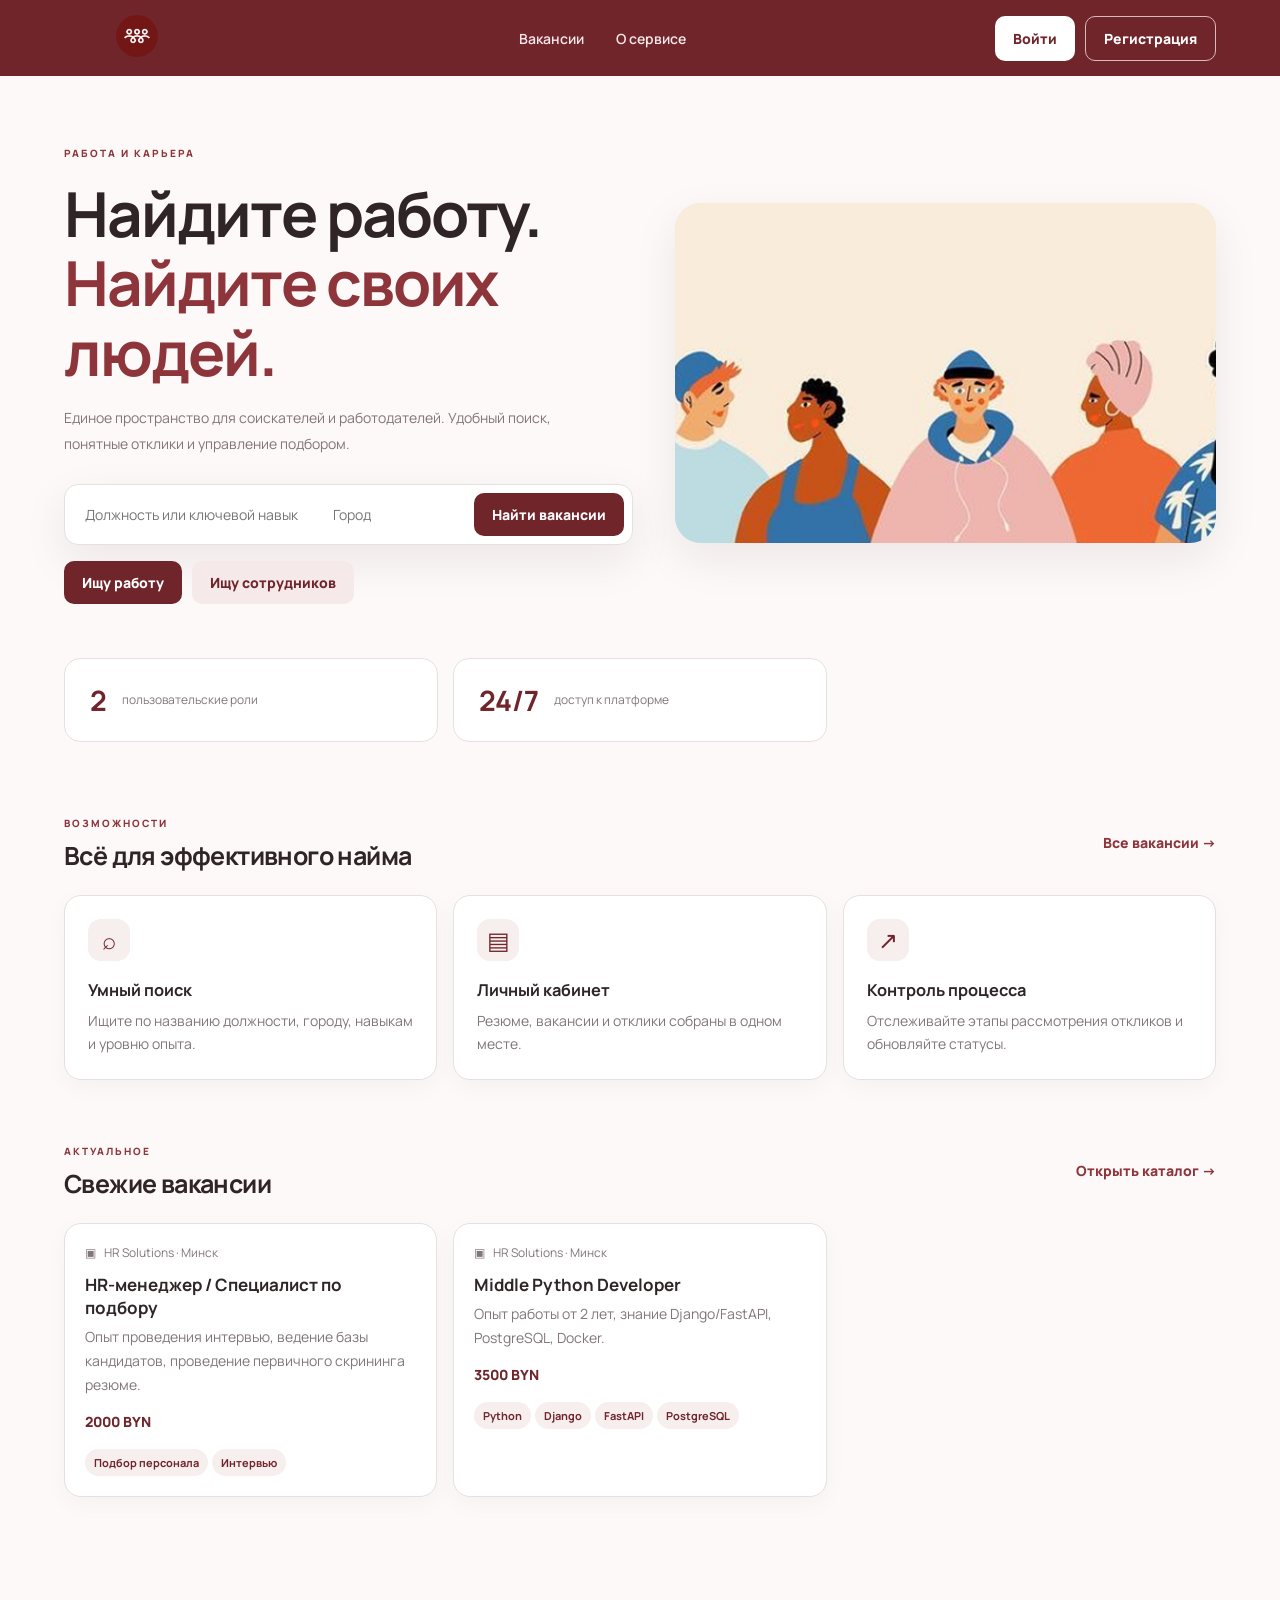
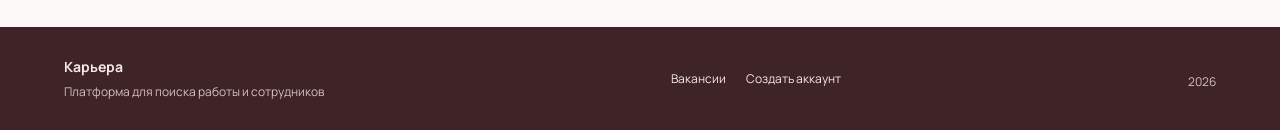
<file: index.html>
<!doctype html>
<html lang="ru">
  <head>
    <meta charset="UTF-8" />
    <meta name="viewport" content="width=device-width, initial-scale=1.0" />
    <title>Главная — Карьера</title>
    <link rel="stylesheet" href="style.css" />
  </head>
  <body>
    <header class="site-header">
      <a class="brand" href="index.html"
        ><img src="images/main logo.svg" alt="Карьера"
      /></a>
      <nav>
        <a href="vacancies.html">Вакансии</a
        ><a href="index.html#about">О сервисе</a>
      </nav>
      <div class="header-actions" id="headerActions">
        <a class="btn btn-light" href="auth.html">Войти</a
        ><a class="btn btn-outline-light" href="auth.html?mode=register"
          >Регистрация</a
        >
      </div>
    </header>
    <main class="page-shell">
      <section class="hero">
        <div class="hero-copy">
          <span class="eyebrow">РАБОТА И КАРЬЕРА</span>
          <h1>Найдите работу.<br /><em>Найдите своих людей.</em></h1>
          <p>
            Единое пространство для соискателей и работодателей. Удобный поиск,
            понятные отклики и управление подбором.
          </p>
          <form class="hero-search" id="homeSearch">
            <input name="q" placeholder="Должность или ключевой навык" /><input
              name="city"
              placeholder="Город"
            /><button class="btn btn-primary">Найти вакансии</button>
          </form>
          <div class="hero-links">
            <a
              class="btn btn-primary"
              href="auth.html?mode=register&role=applicant"
              >Ищу работу</a
            ><a
              class="btn btn-soft"
              href="auth.html?mode=register&role=recruiter"
              >Ищу сотрудников</a
            >
          </div>
        </div>
        <div class="hero-art">
          <img src="images/banner.png" alt="Команда и карьера" />
        </div>
      </section>
      <section class="stats">
        <div><b>2</b><span>пользовательские роли</span></div>
        <div><b>24/7</b><span>доступ к платформе</span></div>
      </section>
      <section class="section" id="about">
        <div class="section-heading">
          <div>
            <span class="eyebrow">ВОЗМОЖНОСТИ</span>
            <h2>Всё для эффективного найма</h2>
          </div>
          <a href="vacancies.html" class="text-link">Все вакансии →</a>
        </div>
        <div class="feature-grid">
          <article class="feature-card">
            <div class="feature-icon">⌕</div>
            <h3>Умный поиск</h3>
            <p>Ищите по названию должности, городу, навыкам и уровню опыта.</p>
          </article>
          <article class="feature-card">
            <div class="feature-icon">▤</div>
            <h3>Личный кабинет</h3>
            <p>Резюме, вакансии и отклики собраны в одном месте.</p>
          </article>
          <article class="feature-card">
            <div class="feature-icon">↗</div>
            <h3>Контроль процесса</h3>
            <p>
              Отслеживайте этапы рассмотрения откликов и обновляйте статусы.
            </p>
          </article>
        </div>
      </section>
      <section class="section">
        <div class="section-heading">
          <div>
            <span class="eyebrow">АКТУАЛЬНОЕ</span>
            <h2>Свежие вакансии</h2>
          </div>
          <a href="vacancies.html" class="text-link">Открыть каталог →</a>
        </div>
        <div id="homeVacancies" class="vacancy-grid"></div>
      </section>
    </main>
    <footer class="footer">
      <div>
        <strong>Карьера</strong>
        <p>Платформа для поиска работы и сотрудников</p>
      </div>
      <div>
        <a href="vacancies.html">Вакансии</a
        ><a href="auth.html?mode=register">Создать аккаунт</a>
      </div>
      <small>2026</small>
    </footer>
    <div id="toast" class="toast" role="status"></div>
    <script src="script.js"></script>
  </body>
</html>
</file>
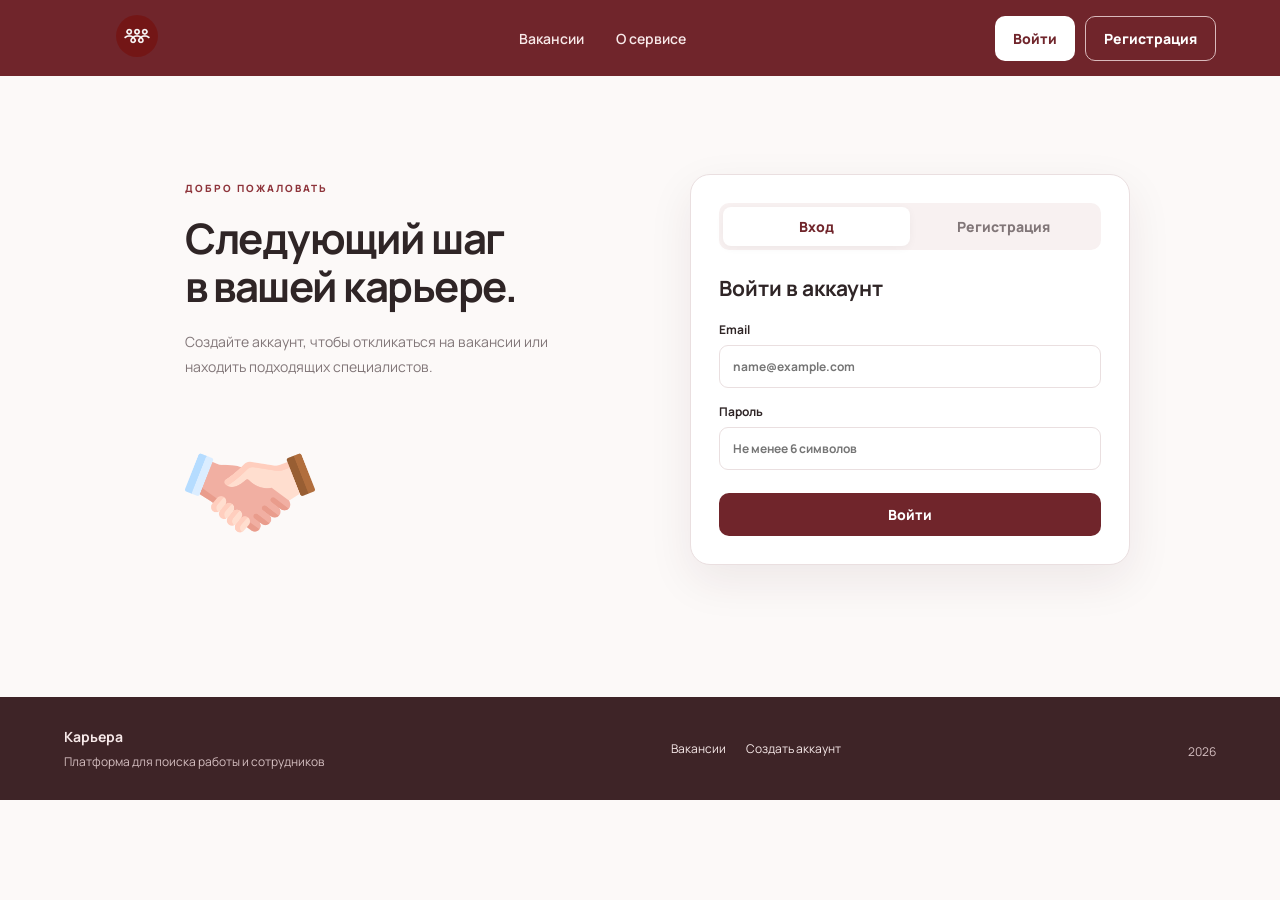
<file: applicant.html>
<!doctype html>
<html lang="ru">
  <head>
    <meta charset="UTF-8" />
    <meta name="viewport" content="width=device-width, initial-scale=1.0" />
    <title>Кабинет соискателя — Карьера</title>
    <link rel="stylesheet" href="style.css" />
  </head>
  <body>
    <header class="site-header">
      <a class="brand" href="index.html"
        ><img src="images/main logo.svg" alt="Карьера"
      /></a>
      <nav>
        <a href="vacancies.html">Вакансии</a
        ><a href="index.html#about">О сервисе</a>
      </nav>
      <div class="header-actions" id="headerActions">
        <a class="btn btn-light" href="auth.html">Войти</a
        ><a class="btn btn-outline-light" href="auth.html?mode=register"
          >Регистрация</a
        >
      </div>
    </header>
    <main class="page-shell">
      <section class="dashboard-top">
        <div>
          <span class="eyebrow">ЛИЧНЫЙ КАБИНЕТ</span>
          <h1>Кабинет соискателя</h1>
          <p>Управляйте резюме и отслеживайте свои отклики.</p>
        </div>
        <button class="btn btn-primary" id="logoutBtn">Выйти</button>
      </section>
      <div class="dashboard-grid">
        <aside class="sidebar panel">
          <div class="user-mini" id="applicantIdentity"></div>
          <a class="side-link active" href="#resume">Моё резюме</a
          ><a class="side-link" href="#myApplications">Мои отклики</a
          ><a class="side-link" href="vacancies.html">Найти вакансию</a>
        </aside>
        <div class="dashboard-content">
          <section class="panel section-panel" id="resume">
            <div class="section-heading">
              <div>
                <span class="eyebrow">ПРОФИЛЬ</span>
                <h2>Моё резюме</h2>
              </div>
              <button class="btn btn-primary" id="editResumeBtn">
                Редактировать
              </button>
            </div>
            <div id="resumeView"></div>
            <form id="resumeForm" class="form-grid" hidden>
              <label
                >Желаемая должность<input
                  name="title"
                  required
                  placeholder="Например, Frontend-разработчик" /></label
              ><label
                >Город<input name="city" required placeholder="Минск" /></label
              ><label
                >Опыт работы, лет<input
                  name="experience"
                  type="number"
                  min="0"
                  max="50"
                  value="0" /></label
              ><label
                >Навыки (через запятую)<input
                  name="skills"
                  placeholder="JavaScript, HTML, CSS" /></label
              ><label class="full"
                >О себе<textarea
                  name="about"
                  rows="4"
                  placeholder="Расскажите о профессиональном опыте"
                ></textarea>
              </label>
              <div class="form-actions full">
                <button class="btn btn-primary">Сохранить резюме</button
                ><button
                  type="button"
                  class="btn btn-soft"
                  id="cancelResumeBtn"
                >
                  Отмена
                </button>
              </div>
            </form>
          </section>
          <section class="panel section-panel" id="myApplications">
            <div class="section-heading">
              <div>
                <span class="eyebrow">ИСТОРИЯ</span>
                <h2>Мои отклики</h2>
              </div>
            </div>
            <div id="applicantApplications" class="stack-list"></div>
          </section>
          <section class="section-panel">
            <div class="section-heading">
              <div>
                <span class="eyebrow">ПОДБОРКА</span>
                <h2>Подходящие вакансии</h2>
              </div>
              <a class="text-link" href="vacancies.html">Все вакансии →</a>
            </div>
            <div id="applicantSuggestions" class="vacancy-grid"></div>
          </section>
        </div>
      </div>
    </main>
    <footer class="footer">
      <div>
        <strong>Карьера</strong>
        <p>Платформа для поиска работы и сотрудников</p>
      </div>
      <div>
        <a href="vacancies.html">Вакансии</a
        >
      </div>
      <small>Учебный проект · 2026</small>
    </footer>
    <div id="toast" class="toast" role="status"></div>
    <script src="script.js"></script>
  </body>
</html>
</file>
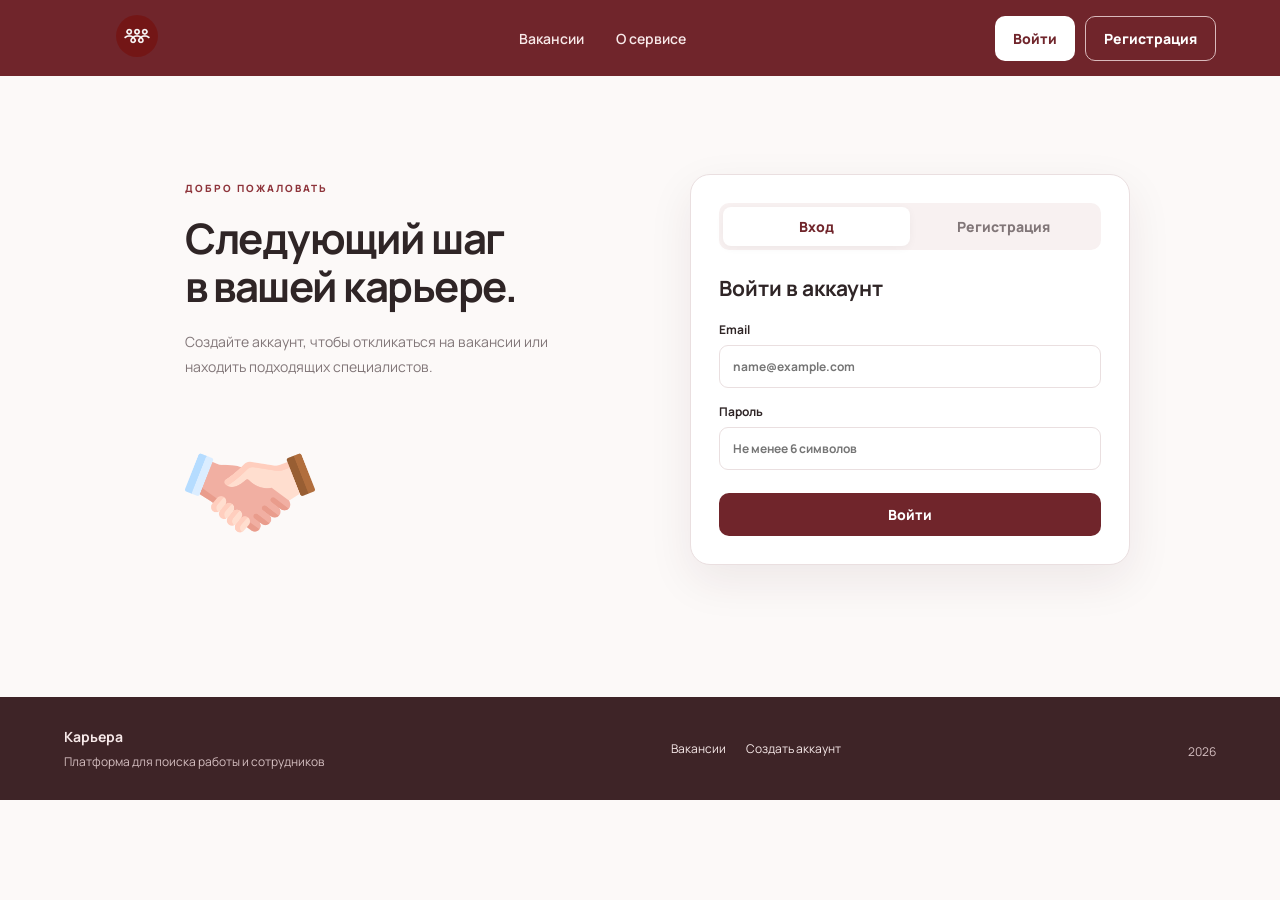
<file: auth.html>
<!doctype html>
<html lang="ru">
  <head>
    <meta charset="UTF-8" />
    <meta name="viewport" content="width=device-width, initial-scale=1.0" />
    <title>Вход и регистрация — Карьера</title>
    <link rel="stylesheet" href="style.css" />
  </head>
  <body>
    <header class="site-header">
      <a class="brand" href="index.html"
        ><img src="images/main logo.svg" alt="Карьера"
      /></a>
      <nav>
        <a href="vacancies.html">Вакансии</a
        ><a href="index.html#about">О сервисе</a>
      </nav>
      <div class="header-actions" id="headerActions">
        <a class="btn btn-light" href="auth.html">Войти</a
        ><a class="btn btn-outline-light" href="auth.html?mode=register"
          >Регистрация</a
        >
      </div>
    </header>
    <main class="page-shell">
      <section class="auth-wrap">
        <div class="auth-aside">
          <span class="eyebrow">ДОБРО ПОЖАЛОВАТЬ</span>
          <h1>Следующий шаг<br />в вашей карьере.</h1>
          <p>
            Создайте аккаунт, чтобы откликаться на вакансии или находить
            подходящих специалистов.
          </p>
          <img src="images/hands.svg" alt="" />
        </div>
        <div class="auth-card">
          <div class="auth-tabs">
            <button class="tab active" data-auth-tab="login">Вход</button
            ><button class="tab" data-auth-tab="register">Регистрация</button>
          </div>
          <form id="authForm">
            <h2 id="authTitle">Войти в аккаунт</h2>
            <div id="registerFields" hidden>
              <label
                >Ваше имя<input
                  name="fullName"
                  autocomplete="name"
                  placeholder="Иван Иванов"
                  minlength="2" /></label
              ><label
                >Телефон<input
                  name="phone"
                  autocomplete="tel"
                  placeholder="+375 (__) ___-__-__"
              /></label>
              <fieldset>
                <legend>Выберите, что вы ищете</legend>
                <label class="role-option"
                  ><input
                    type="radio"
                    name="role"
                    value="applicant"
                    checked
                  /><span
                    ><b>Я ищу работу</b
                    ><small>Хочу найти вакансию и отправить резюме</small></span
                  ></label
                ><label class="role-option"
                  ><input type="radio" name="role" value="recruiter" /><span
                    ><b>Я ищу работников</b
                    ><small
                      >Хочу публиковать вакансии и выбирать кандидатов</small
                    ></span
                  ></label
                >
              </fieldset>
              <label id="companyField" hidden
                >Название компании<input
                  name="company"
                  placeholder="Например, ООО «Компания»"
              /></label>
            </div>
            <label
              >Email<input
                name="email"
                type="email"
                autocomplete="email"
                required
                placeholder="name@example.com" /></label
            ><label
              >Пароль<input
                name="password"
                type="password"
                autocomplete="current-password"
                required
                minlength="6"
                placeholder="Не менее 6 символов" /></label
            ><button class="btn btn-primary btn-wide" id="authSubmit">
              Войти
            </button>
          </form>
        </div>
      </section>
    </main>
    <footer class="footer">
      <div>
        <strong>Карьера</strong>
        <p>Платформа для поиска работы и сотрудников</p>
      </div>
      <div>
        <a href="vacancies.html">Вакансии</a
        ><a href="auth.html?mode=register">Создать аккаунт</a>
      </div>
      <small>2026</small>
    </footer>
    <div id="toast" class="toast" role="status"></div>
    <script src="script.js"></script>
  </body>
</html>
</file>
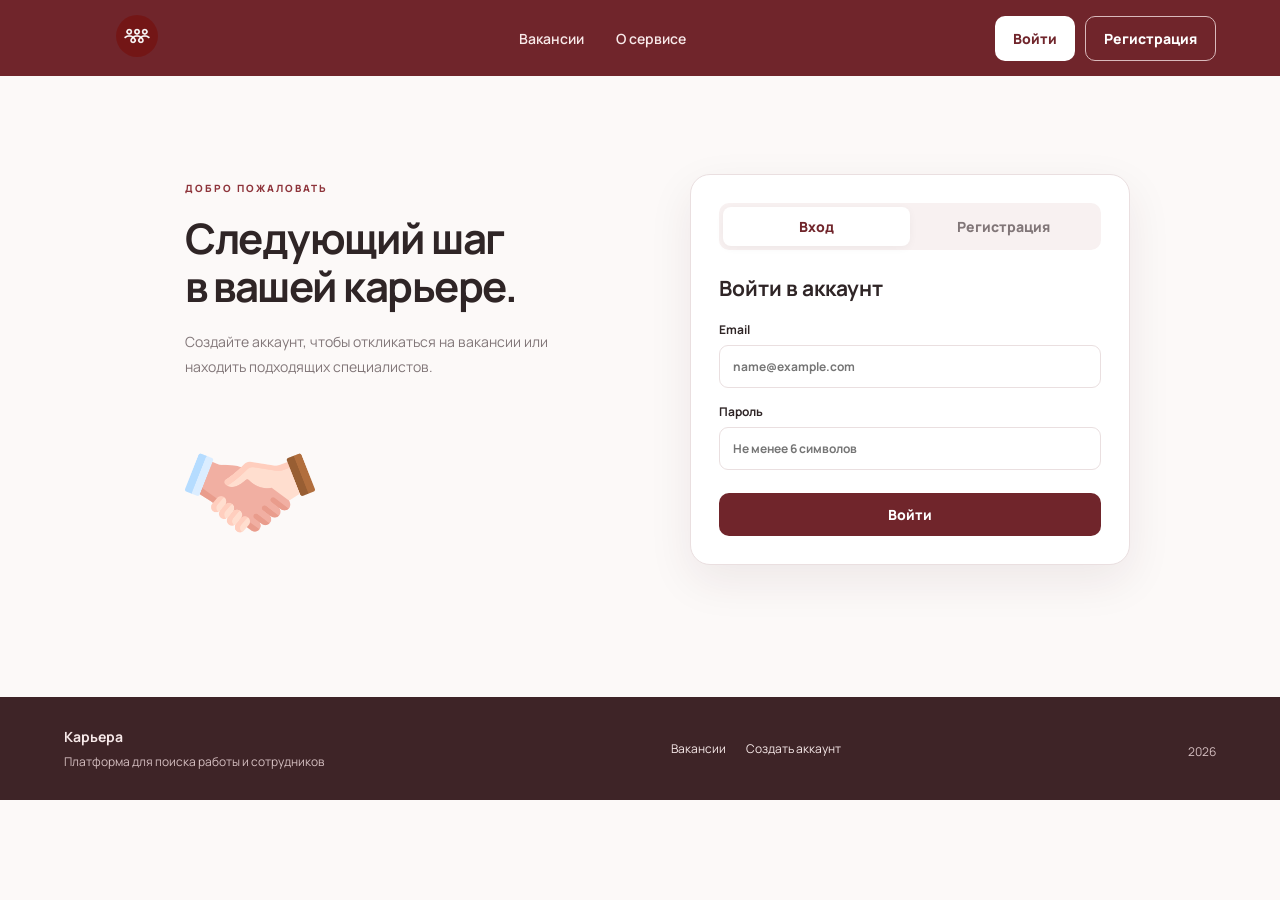
<file: employer.html>
<!doctype html>
<html lang="ru">
  <head>
    <meta charset="UTF-8" />
    <meta name="viewport" content="width=device-width, initial-scale=1.0" />
    <title>Кабинет работодателя — Карьера</title>
    <link rel="stylesheet" href="style.css" />
  </head>
  <body>
    <header class="site-header">
      <a class="brand" href="index.html"
        ><img src="images/main logo.svg" alt="Карьера"
      /></a>
      <nav>
        <a href="vacancies.html">Вакансии</a
        ><a href="index.html#about">О сервисе</a>
      </nav>
      <div class="header-actions" id="headerActions">
        <a class="btn btn-light" href="auth.html">Войти</a
        ><a class="btn btn-outline-light" href="auth.html?mode=register"
          >Регистрация</a
        >
      </div>
    </header>
    <main class="page-shell">
      <section class="dashboard-top">
        <div>
          <span class="eyebrow">ЛИЧНЫЙ КАБИНЕТ</span>
          <h1>Кабинет работодателя</h1>
          <p>Публикуйте вакансии и управляйте откликами кандидатов.</p>
        </div>
        <button class="btn btn-primary" id="logoutBtn">Выйти</button>
      </section>
      <div class="dashboard-grid">
        <aside class="sidebar panel">
          <div class="user-mini" id="employerIdentity"></div>
          <a class="side-link active" href="#myVacancies">Мои вакансии</a
          ><a class="side-link" href="#incoming">Полученные отклики</a
          ><a class="side-link" href="#resumeBase">База резюме</a>
        </aside>
        <div class="dashboard-content">
          <section class="panel section-panel" id="myVacancies">
            <div class="section-heading">
              <div>
                <span class="eyebrow">УПРАВЛЕНИЕ</span>
                <h2>Мои вакансии</h2>
              </div>
              <button class="btn btn-primary" id="newVacancyBtn">
                + Добавить вакансию
              </button>
            </div>
            <form id="vacancyForm" class="form-grid" hidden>
              <input type="hidden" name="id" /><label
                >Название вакансии<input name="title" required /></label
              ><label
                >Отдел<input
                  name="department"
                  placeholder="Отдел разработки" /></label
              ><label>Город<input name="city" required /></label
              ><label
                >Зарплата<input
                  name="salary"
                  placeholder="От 2500 BYN" /></label
              ><label
                >Тип занятости<select name="employment">
                  <option>Полная занятость</option>
                  <option>Частичная занятость</option>
                  <option>Стажировка</option>
                  <option>Удалённо</option>
                </select></label
              ><label
                >Требуемый опыт (лет)<input
                  name="experience"
                  type="number"
                  min="0"
                  value="0" /></label
              ><label class="full"
                >Навыки (через запятую)<input name="skills" /></label
              ><label class="full"
                >Описание<textarea
                  name="description"
                  rows="4"
                  required
                ></textarea>
              </label>
              <div class="form-actions full">
                <button class="btn btn-primary">Сохранить вакансию</button
                ><button
                  class="btn btn-soft"
                  type="button"
                  id="cancelVacancyBtn"
                >
                  Отмена
                </button>
              </div>
            </form>
            <div id="employerVacancies" class="stack-list"></div>
          </section>
          <section class="panel section-panel" id="incoming">
            <div class="section-heading">
              <div>
                <span class="eyebrow">КАНДИДАТЫ</span>
                <h2>Полученные отклики</h2>
              </div>
            </div>
            <div class="filter-row">
              <input
                id="applicationQuery"
                placeholder="Поиск по имени, должности, навыкам"
              /><select id="applicationStage">
                <option value="">Все этапы</option>
                <option>Новый</option>
                <option>Первичный отбор</option>
                <option>Интервью</option>
                <option>Тестовое задание</option>
                <option>Предложение</option>
                <option>Отказ</option>
                <option>Принят</option></select
              ><select id="applicationVacancy">
                <option value="">Все вакансии</option>
              </select>
            </div>
            <div id="employerApplications" class="stack-list"></div>
          </section>
          <section class="panel section-panel" id="resumeBase">
            <div class="section-heading">
              <div>
                <span class="eyebrow">ПОИСК СПЕЦИАЛИСТОВ</span>
                <h2>База резюме</h2>
              </div>
            </div>
            <div class="filter-row">
              <input id="resumeQuery" placeholder="Должность или навык" /><input
                id="resumeCity"
                placeholder="Город"
              /><select id="resumeExperience">
                <option value="">Любой опыт</option>
                <option value="0">Без опыта</option>
                <option value="1">От 1 года</option>
                <option value="3">От 3 лет</option>
              </select>
            </div>
            <div id="resumeBaseList" class="stack-list"></div>
          </section>
        </div>
      </div>
    </main>
    <footer class="footer">
      <div>
        <strong>Карьера</strong>
        <p>Платформа для поиска работы и сотрудников</p>
      </div>
      <div>
        <a href="vacancies.html">Вакансии</a
        >
      </div>
      <small>Учебный проект · 2026</small>
    </footer>
    <div id="toast" class="toast" role="status"></div>
    <script src="script.js"></script>
  </body>
</html>
</file>
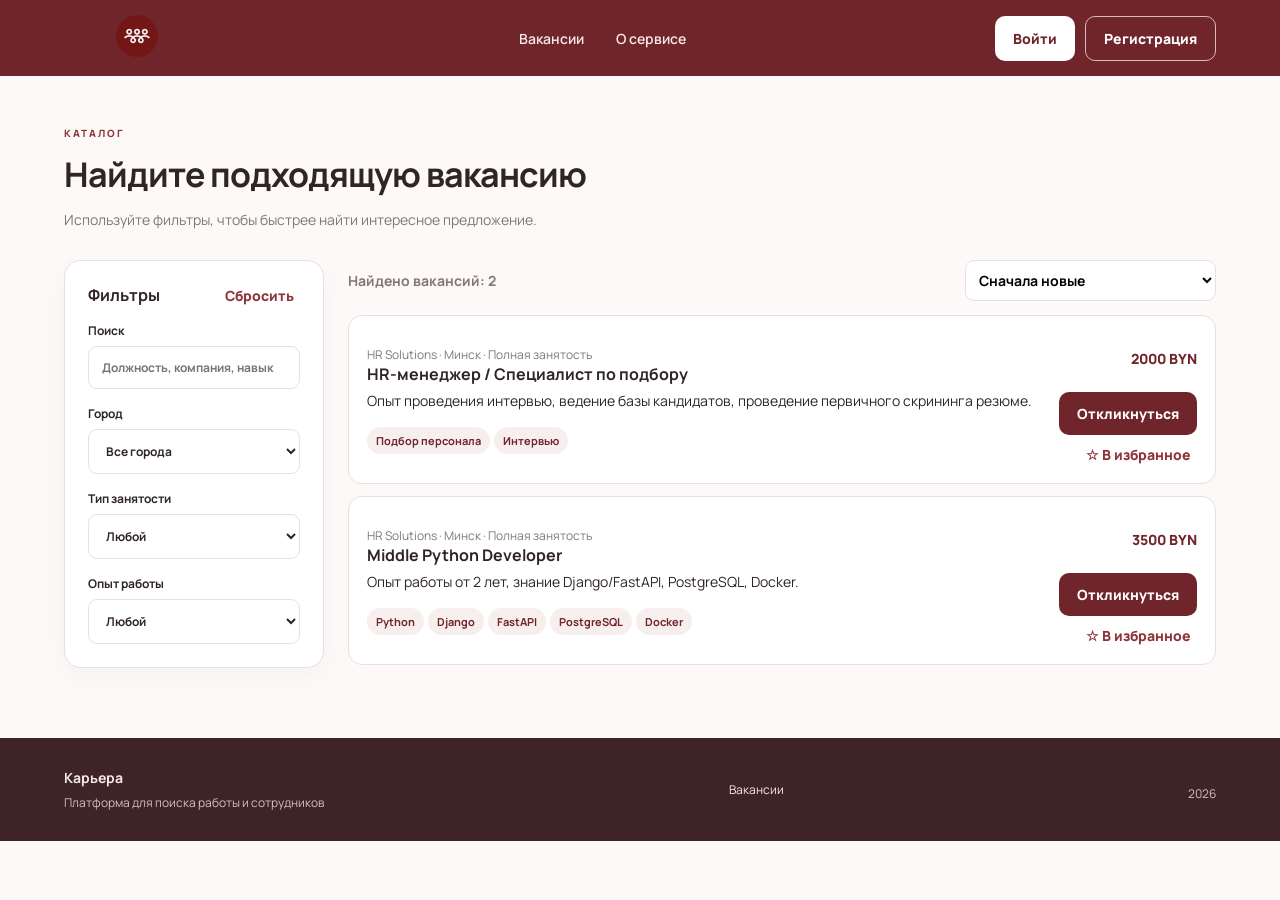
<file: vacancies.html>
<!doctype html>
<html lang="ru">
  <head>
    <meta charset="UTF-8" />
    <meta name="viewport" content="width=device-width, initial-scale=1.0" />
    <title>Вакансии — Карьера</title>
    <link rel="stylesheet" href="style.css" />
  </head>
  <body>
    <header class="site-header">
      <a class="brand" href="index.html"
        ><img src="images/main logo.svg" alt="Карьера"
      /></a>
      <nav>
        <a href="vacancies.html">Вакансии</a
        ><a href="index.html#about">О сервисе</a>
      </nav>
      <div class="header-actions" id="headerActions">
        <a class="btn btn-light" href="auth.html">Войти</a
        ><a class="btn btn-outline-light" href="auth.html?mode=register"
          >Регистрация</a
        >
      </div>
    </header>
    <main class="page-shell">
      <section class="page-heading">
        <div>
          <span class="eyebrow">КАТАЛОГ</span>
          <h1>Найдите подходящую вакансию</h1>
          <p>
            Используйте фильтры, чтобы быстрее найти интересное предложение.
          </p>
        </div>
      </section>
      <section class="catalog-layout">
        <aside class="filters panel">
          <div class="filter-title">
            <h3>Фильтры</h3>
            <button type="button" class="text-link" id="resetVacancyFilters">
              Сбросить
            </button>
          </div>
          <label
            >Поиск<input
              id="vacancyQuery"
              placeholder="Должность, компания, навык" /></label
          ><label
            >Город<select id="vacancyCity">
              <option value="">Все города</option>
            </select></label
          ><label
            >Тип занятости<select id="vacancyEmployment">
              <option value="">Любой</option>
              <option>Полная занятость</option>
              <option>Частичная занятость</option>
              <option>Стажировка</option>
              <option>Удалённо</option>
            </select></label
          ><label
            >Опыт работы<select id="vacancyExperience">
              <option value="">Любой</option>
              <option value="0">Без опыта</option>
              <option value="1">От 1 года</option>
              <option value="2">От 2 лет</option>
              <option value="3">От 3 лет</option>
            </select></label
          >
        </aside>
        <div>
          <div class="results-bar">
            <span id="vacancyCount">Вакансии</span
            ><select id="vacancySort" aria-label="Сортировка">
              <option value="new">Сначала новые</option>
              <option value="salary">Сначала с высокой зарплатой</option>
            </select>
          </div>
          <div id="vacancyList" class="stack-list"></div>
        </div>
      </section>
    </main>
    <footer class="footer">
      <div>
        <strong>Карьера</strong>
        <p>Платформа для поиска работы и сотрудников</p>
      </div>
      <div>
        <a href="vacancies.html">Вакансии</a
        >
      </div>
      <small>2026</small>
    </footer>
    <div id="toast" class="toast" role="status"></div>
    <script src="script.js"></script>
  </body>
</html>
</file>
<file: style.css>
@import url("https://fonts.googleapis.com/css2?family=Manrope:wght@400;500;600;700;800&display=swap");
:root {
  --wine: #70252b;
  --wine2: #8e343b;
  --ink: #2f2526;
  --muted: #817678;
  --pink: #f7eeee;
  --line: #eadfe0;
  --paper: #fff;
  --bg: #fcf9f8;
  --green: #267653;
  --shadow: 0 16px 45px rgba(64, 31, 34, 0.08);
}
* {
  box-sizing: border-box;
}
html {
  scroll-behavior: smooth;
}
body {
  margin: 0;
  background: var(--bg);
  color: var(--ink);
  font-family: Manrope, Arial, sans-serif;
  font-size: 14px;
}
a {
  color: inherit;
  text-decoration: none;
}
button,
input,
select,
textarea {
  font: inherit;
}
button,
a {
  -webkit-tap-highlight-color: transparent;
}
.site-header {
  height: 76px;
  background: var(--wine);
  display: flex;
  align-items: center;
  justify-content: space-between;
  padding: 0 max(5vw, 24px);
  color: #fff;
  gap: 30px;
}
.brand img {
  width: 145px;
  max-height: 42px;
  object-fit: contain;
}
.site-header nav {
  display: flex;
  gap: 32px;
  margin: auto;
}
.site-header nav a {
  color: #f8e9e9;
  font-weight: 600;
}
.site-header nav a:hover {
  color: #fff;
}
.header-actions {
  display: flex;
  gap: 10px;
}
.btn {
  border: 0;
  border-radius: 10px;
  padding: 12px 18px;
  font-weight: 800;
  cursor: pointer;
  display: inline-flex;
  align-items: center;
  justify-content: center;
  transition: 0.2s;
}
.btn:hover {
  transform: translateY(-1px);
  filter: brightness(0.97);
}
.btn-primary {
  background: var(--wine);
  color: #fff;
}
.btn-light {
  background: #fff;
  color: var(--wine);
}
.btn-outline-light {
  background: transparent;
  border: 1px solid #d9babc;
  color: #fff;
}
.btn-soft {
  background: #f5e9e9;
  color: var(--wine);
}
.btn-wide {
  width: 100%;
  margin-top: 8px;
}
.page-shell {
  max-width: 1200px;
  margin: 0 auto;
  padding: 36px 24px 70px;
}
.hero {
  display: grid;
  grid-template-columns: 1fr 0.95fr;
  gap: 42px;
  align-items: center;
  min-height: 430px;
}
.hero-copy {
  padding: 30px 0;
}
.eyebrow {
  font-size: 10px;
  letter-spacing: 2px;
  font-weight: 800;
  color: var(--wine2);
}
h1,
h2,
h3,
p {
  margin-top: 0;
}
.hero h1 {
  font-size: clamp(38px, 5vw, 62px);
  line-height: 1.12;
  letter-spacing: -2px;
  margin: 18px 0;
}
.hero h1 em {
  font-style: normal;
  color: var(--wine2);
}
.hero-copy > p,
.page-heading p,
.dashboard-top p {
  color: var(--muted);
  line-height: 1.8;
  max-width: 540px;
}
.hero-art {
  border-radius: 26px;
  overflow: hidden;
  background: #f1e5e3;
  box-shadow: var(--shadow);
}
.hero-art img {
  display: block;
  width: 100%;
  height: 340px;
  object-fit: cover;
}
.hero-search {
  display: grid;
  grid-template-columns: 1fr 145px auto;
  gap: 8px;
  background: #fff;
  padding: 8px;
  border: 1px solid var(--line);
  border-radius: 14px;
  box-shadow: var(--shadow);
  margin: 28px 0 16px;
}
.hero-search input {
  min-width: 0;
  border: 0;
  padding: 12px;
  outline: none;
}
.hero-links {
  display: flex;
  gap: 10px;
}
.stats {
  display: grid;
  grid-template-columns: repeat(3, 1fr);
  gap: 15px;
  margin: 24px 0 70px;
}
.stats div {
  background: #fff;
  border: 1px solid var(--line);
  border-radius: 16px;
  padding: 22px 25px;
  display: flex;
  align-items: center;
  gap: 15px;
}
.stats b {
  font-size: 28px;
  color: var(--wine);
}
.stats span {
  color: var(--muted);
  font-size: 12px;
}
.section {
  margin: 60px 0;
}
.section-heading {
  display: flex;
  justify-content: space-between;
  align-items: center;
  gap: 15px;
  margin-bottom: 22px;
}
.section-heading h2,
.section-panel h2 {
  font-size: 25px;
  margin: 7px 0 0;
  letter-spacing: -0.6px;
}
.text-link {
  color: var(--wine2);
  font-weight: 800;
  background: none;
  border: 0;
  cursor: pointer;
}
.feature-grid,
.vacancy-grid {
  display: grid;
  grid-template-columns: repeat(3, 1fr);
  gap: 16px;
}
.feature-card,
.panel,
.vacancy-card {
  background: #fff;
  border: 1px solid var(--line);
  border-radius: 17px;
  padding: 23px;
  box-shadow: 0 7px 24px rgba(64, 31, 34, 0.035);
}
.feature-icon {
  width: 42px;
  height: 42px;
  border-radius: 13px;
  background: var(--pink);
  display: grid;
  place-items: center;
  color: var(--wine);
  font-size: 24px;
  margin-bottom: 18px;
}
.feature-card h3 {
  margin-bottom: 8px;
}
.feature-card p,
.vacancy-card p {
  color: var(--muted);
  line-height: 1.7;
  margin-bottom: 0;
}
.vacancy-card {
  padding: 20px;
}
.vacancy-card h3 {
  margin: 12px 0 6px;
  font-size: 17px;
}
.company-line,
.meta-line {
  display: flex;
  align-items: center;
  gap: 8px;
  color: var(--muted);
  font-size: 12px;
}
.salary {
  font-weight: 800;
  color: var(--wine);
  margin: 15px 0;
}
.tag {
  display: inline-flex;
  background: #f7eeee;
  color: var(--wine);
  padding: 6px 9px;
  border-radius: 20px;
  font-size: 11px;
  font-weight: 700;
  margin: 3px 4px 0 0;
}
.card-actions {
  display: flex;
  gap: 8px;
  margin-top: 16px;
}
.card-actions .btn {
  padding: 9px 13px;
  font-size: 12px;
}
.page-heading {
  margin: 10px 0 28px;
}
.page-heading h1,
.dashboard-top h1 {
  font-size: 34px;
  letter-spacing: -1px;
  margin: 10px 0;
}
.catalog-layout {
  display: grid;
  grid-template-columns: 260px 1fr;
  gap: 24px;
}
.filters {
  height: max-content;
  display: grid;
  gap: 16px;
}
.filters label,
.auth-card label,
.form-grid label {
  display: grid;
  gap: 7px;
  font-weight: 700;
  font-size: 12px;
}
.filter-title {
  display: flex;
  justify-content: space-between;
  align-items: center;
}
.filter-title h3 {
  margin: 0;
}
.filters input,
.filters select,
.auth-card input,
.form-grid input,
.form-grid select,
.form-grid textarea,
.filter-row input,
.filter-row select {
  width: 100%;
  padding: 12px 13px;
  border: 1px solid var(--line);
  border-radius: 9px;
  background: #fff;
  outline: none;
  color: var(--ink);
}
input:focus,
select:focus,
textarea:focus {
  border-color: #b9787d !important;
  box-shadow: 0 0 0 3px #f6e9e9;
}
.results-bar {
  display: flex;
  justify-content: space-between;
  align-items: center;
  margin: 0 0 14px;
  color: var(--muted);
  font-weight: 700;
}
.results-bar select {
  padding: 9px;
  border: 1px solid var(--line);
  border-radius: 9px;
  background: #fff;
}
.stack-list {
  display: grid;
  gap: 12px;
}
.job-row,
.application-row,
.resume-row {
  background: #fff;
  border: 1px solid var(--line);
  border-radius: 14px;
  padding: 18px;
  display: flex;
  justify-content: space-between;
  gap: 20px;
  align-items: center;
}
.job-row h3,
.application-row h3,
.resume-row h3 {
  margin: 0 0 6px;
  font-size: 16px;
}
.row-main {
  min-width: 0;
  flex: 1;
}
.row-side {
  display: flex;
  flex-direction: column;
  align-items: flex-end;
  gap: 9px;
}
.empty-state {
  padding: 28px;
  text-align: center;
  border: 1px dashed #d9c7c9;
  border-radius: 13px;
  color: var(--muted);
}
.auth-wrap {
  display: grid;
  grid-template-columns: 1fr 440px;
  gap: 70px;
  max-width: 980px;
  margin: 30px auto;
  align-items: center;
}
.auth-aside {
  padding: 35px;
}
.auth-aside h1 {
  font-size: 42px;
  line-height: 1.15;
  letter-spacing: -1.5px;
  margin: 18px 0;
}
.auth-aside p {
  color: var(--muted);
  line-height: 1.8;
}
.auth-aside img {
  width: 130px;
  margin-top: 35px;
}
.auth-card {
  background: #fff;
  border: 1px solid var(--line);
  border-radius: 20px;
  padding: 28px;
  box-shadow: var(--shadow);
}
.auth-tabs {
  display: flex;
  background: #f8f1f1;
  padding: 4px;
  border-radius: 10px;
  margin-bottom: 24px;
}
.tab {
  border: 0;
  background: transparent;
  flex: 1;
  padding: 10px;
  border-radius: 8px;
  color: var(--muted);
  font-weight: 800;
  cursor: pointer;
}
.tab.active {
  background: #fff;
  color: var(--wine);
  box-shadow: 0 2px 8px #0000000b;
}
.auth-card form {
  display: grid;
  gap: 15px;
}
.auth-card h2 {
  margin: 0 0 4px;
}
.auth-card fieldset {
  border: 0;
  padding: 0;
  margin: 0;
  display: grid;
  gap: 8px;
}
.auth-card legend {
  font-weight: 800;
  font-size: 12px;
  margin-bottom: 9px;
}
.role-option {
  display: flex !important;
  grid-template-columns: auto 1fr !important;
  align-items: center;
  border: 1px solid var(--line);
  padding: 12px;
  border-radius: 10px;
  cursor: pointer;
}
.role-option input {
  width: auto;
}
.role-option span {
  display: grid;
  gap: 3px;
}
.role-option small,
.form-note {
  color: var(--muted);
  font-weight: 400;
}
.form-note {
  font-size: 11px;
  line-height: 1.6;
  margin: 0;
}
.dashboard-top {
  display: flex;
  justify-content: space-between;
  align-items: center;
  margin: 8px 0 28px;
}
.dashboard-grid {
  display: grid;
  grid-template-columns: 230px 1fr;
  gap: 22px;
  align-items: start;
}
.sidebar {
  display: grid;
  gap: 8px;
  position: sticky;
  top: 20px;
}
.user-mini {
  padding: 8px 4px 18px;
  border-bottom: 1px solid var(--line);
  font-weight: 800;
  margin-bottom: 7px;
}
.user-mini small {
  display: block;
  color: var(--muted);
  font-weight: 500;
  margin-top: 4px;
}
.side-link {
  padding: 11px 12px;
  border-radius: 9px;
  color: var(--muted);
  font-weight: 700;
}
.side-link:hover,
.side-link.active {
  background: var(--pink);
  color: var(--wine);
}
.dashboard-content {
  display: grid;
  gap: 20px;
  min-width: 0;
}
.section-panel {
  padding: 23px;
}
.section-panel .section-heading {
  margin-bottom: 18px;
}
.resume-summary {
  background: #fbf6f5;
  padding: 18px;
  border-radius: 12px;
}
.resume-summary h3 {
  margin: 0 0 7px;
}
.form-grid {
  display: grid;
  grid-template-columns: 1fr 1fr;
  gap: 14px;
  margin-top: 18px;
}
.form-grid .full {
  grid-column: 1/-1;
}
.form-grid textarea {
  resize: vertical;
}
.form-actions {
  display: flex;
  gap: 10px;
}
.filter-row {
  display: grid;
  grid-template-columns: 1fr 190px 190px;
  gap: 9px;
  margin-bottom: 14px;
}
.status {
  display: inline-flex;
  border-radius: 20px;
  padding: 6px 10px;
  background: #f5eeee;
  color: var(--wine);
  font-size: 11px;
  font-weight: 800;
}
.status.green {
  background: #eaf5ef;
  color: var(--green);
}
.row-actions {
  display: flex;
  gap: 7px;
  flex-wrap: wrap;
}
.row-actions select {
  padding: 8px;
  border: 1px solid var(--line);
  border-radius: 8px;
  background: #fff;
}
.footer {
  background: #3e2427;
  color: #f7e9e9;
  padding: 30px max(5vw, 24px);
  display: flex;
  align-items: center;
  justify-content: space-between;
  gap: 20px;
}
.footer p,
.footer small {
  color: #d5bfc1;
  font-size: 12px;
  margin: 7px 0 0;
}
.footer > div:nth-child(2) {
  display: flex;
  gap: 20px;
  font-size: 12px;
}
.toast {
  position: fixed;
  bottom: 24px;
  right: 24px;
  background: #2f2526;
  color: #fff;
  padding: 13px 18px;
  border-radius: 10px;
  box-shadow: var(--shadow);
  opacity: 0;
  transform: translateY(12px);
  transition: 0.25s;
  pointer-events: none;
  z-index: 20;
}
.toast.show {
  opacity: 1;
  transform: translateY(0);
}
[hidden] {
  display: none !important;
}
@media (max-width: 850px) {
  .site-header {
    padding: 0 18px;
  }
  .site-header nav {
    display: none;
  }
  .hero {
    grid-template-columns: 1fr;
  }
  .hero-art img {
    height: 240px;
  }
  .auth-wrap {
    grid-template-columns: 1fr;
    gap: 20px;
  }
  .auth-aside {
    padding: 10px;
  }
  .auth-aside img {
    display: none;
  }
  .catalog-layout {
    grid-template-columns: 1fr;
  }
  .filters {
    grid-template-columns: 1fr 1fr;
  }
  .filter-title {
    grid-column: 1/-1;
  }
  .dashboard-grid {
    grid-template-columns: 1fr;
  }
  .sidebar {
    position: static;
    grid-template-columns: repeat(3, 1fr);
  }
  .user-mini {
    grid-column: 1/-1;
  }
  .feature-grid,
  .vacancy-grid {
    grid-template-columns: repeat(2, 1fr);
  }
  .filter-row {
    grid-template-columns: 1fr 1fr;
  }
  .filter-row input:first-child {
    grid-column: 1/-1;
  }
}
@media (max-width: 560px) {
  .page-shell {
    padding: 24px 15px 50px;
  }
  .site-header {
    height: 66px;
  }
  .brand img {
    width: 115px;
  }
  .header-actions {
    gap: 6px;
  }
  .header-actions .btn {
    font-size: 11px;
    padding: 9px;
  }
  .hero h1 {
    font-size: 39px;
  }
  .hero-search {
    grid-template-columns: 1fr;
  }
  .hero-search input {
    border-bottom: 1px solid var(--line);
  }
  .stats {
    grid-template-columns: 1fr;
    margin-bottom: 45px;
  }
  .stats div {
    padding: 15px;
  }
  .feature-grid,
  .vacancy-grid {
    grid-template-columns: 1fr;
  }
  .section-heading {
    align-items: flex-start;
  }
  .job-row,
  .application-row,
  .resume-row {
    align-items: flex-start;
    flex-direction: column;
  }
  .row-side {
    align-items: flex-start;
  }
  .filters {
    grid-template-columns: 1fr;
  }
  .filter-title {
    grid-column: auto;
  }
  .auth-card {
    padding: 20px;
  }
  .auth-aside h1 {
    font-size: 34px;
  }
  .dashboard-top {
    align-items: flex-start;
  }
  .dashboard-top h1 {
    font-size: 27px;
  }
  .form-grid {
    grid-template-columns: 1fr;
  }
  .form-grid .full {
    grid-column: auto;
  }
  .filter-row {
    grid-template-columns: 1fr;
  }
  .filter-row input:first-child {
    grid-column: auto;
  }
  .sidebar {
    grid-template-columns: 1fr 1fr;
  }
  .footer {
    align-items: flex-start;
    flex-direction: column;
  }
  .footer > div:nth-child(2) {
    flex-wrap: wrap;
  }
}
</file>
